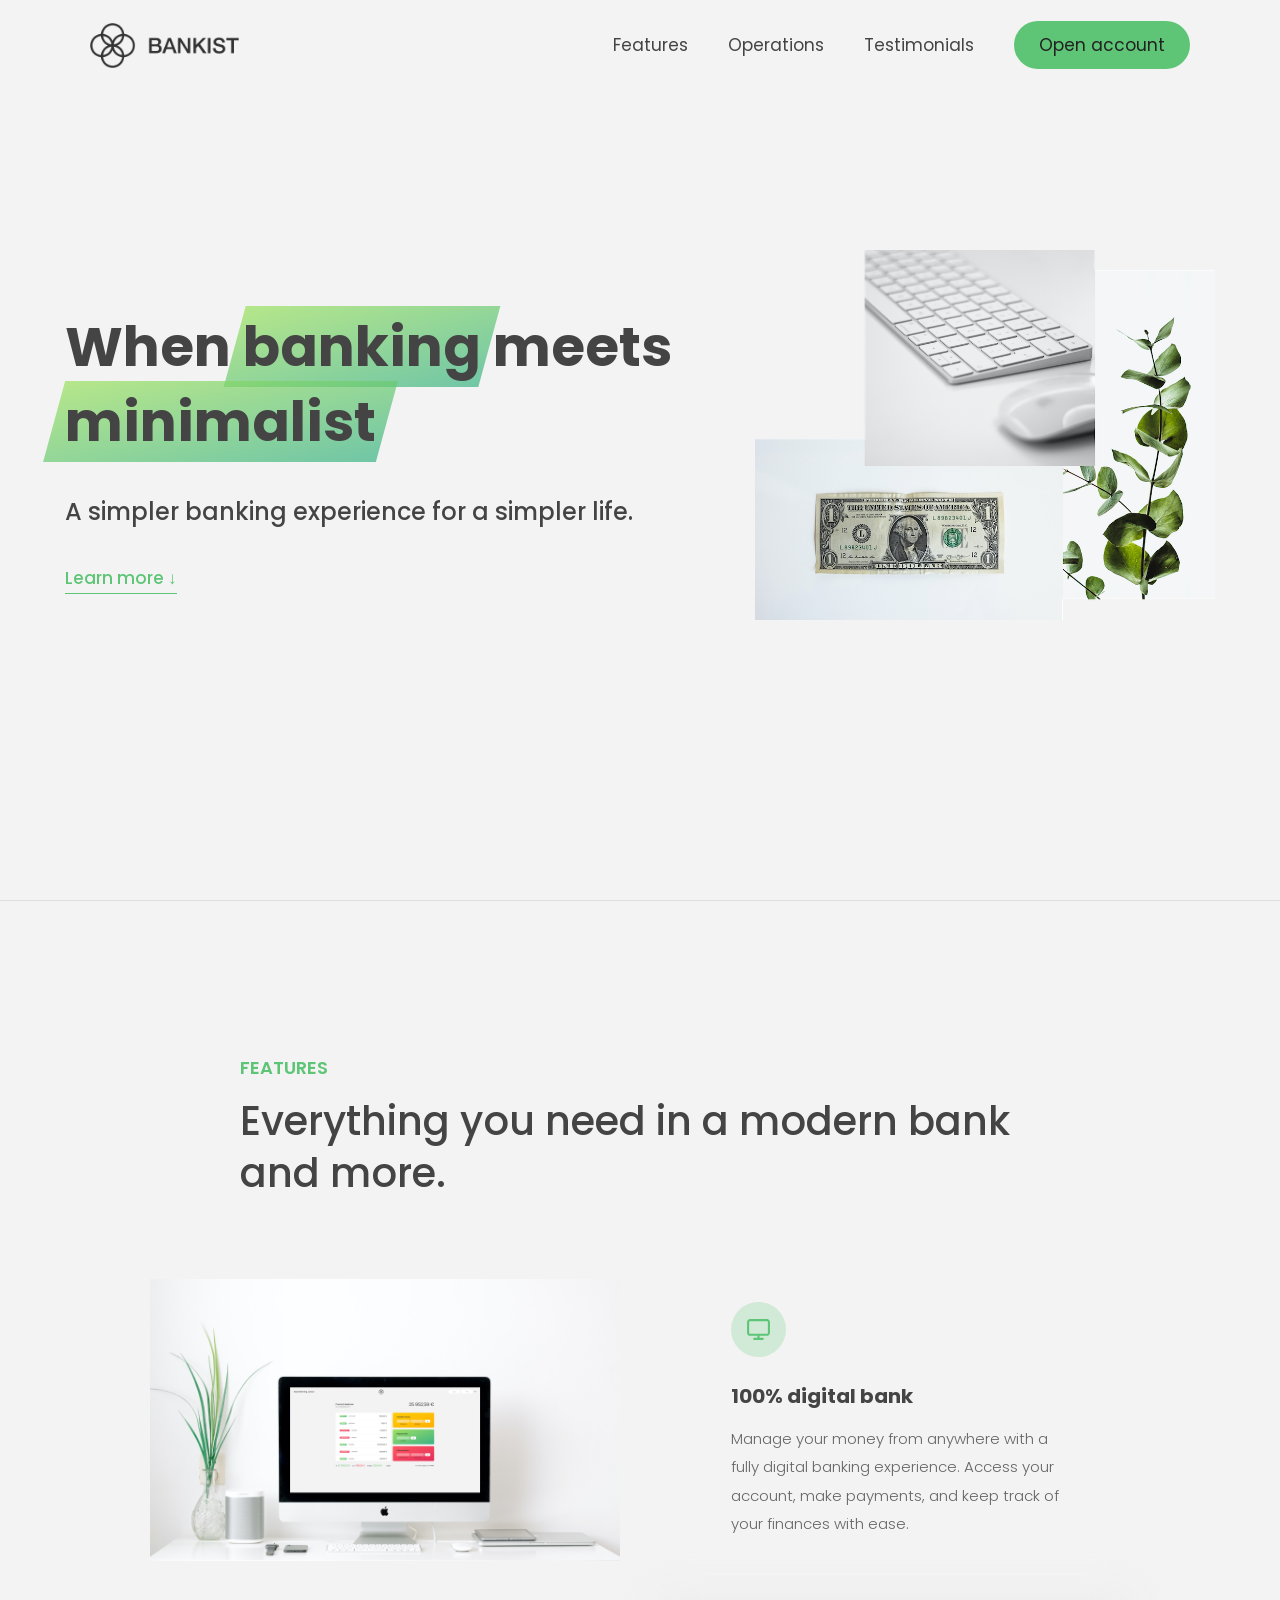
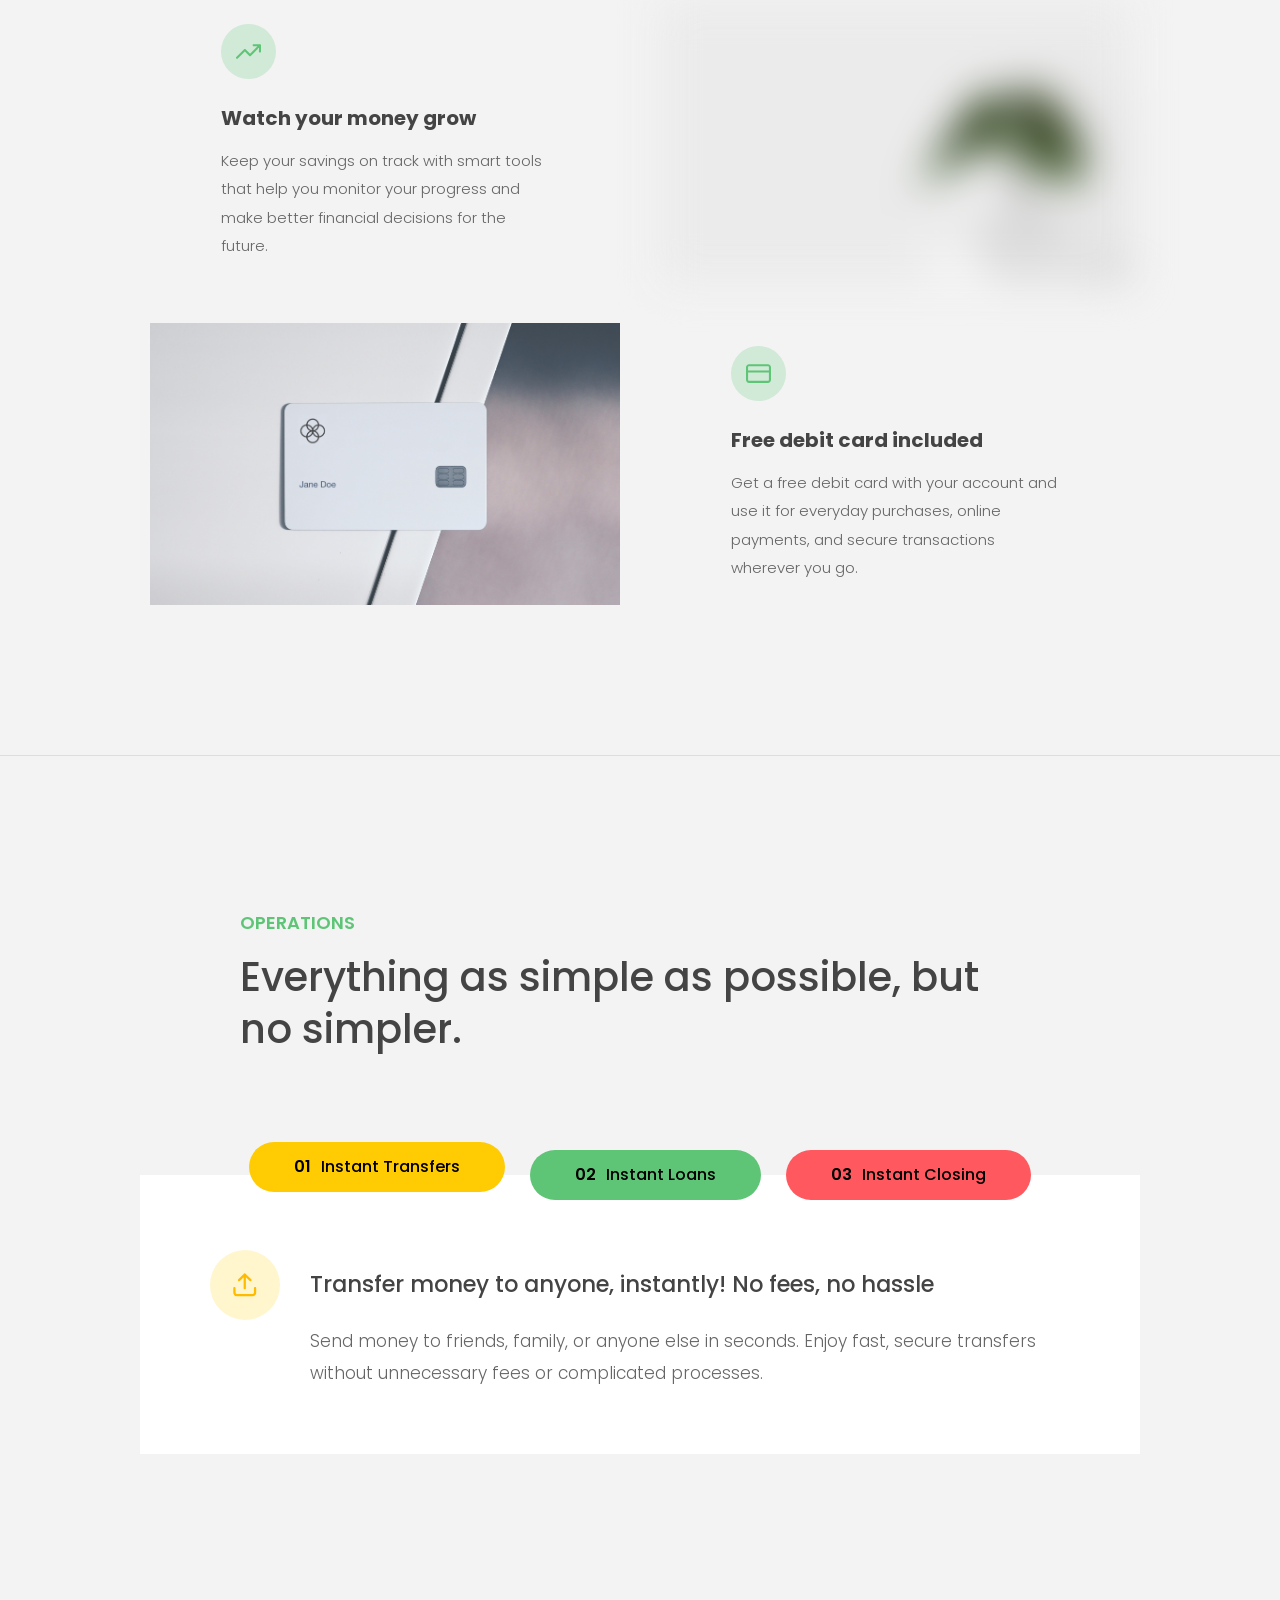
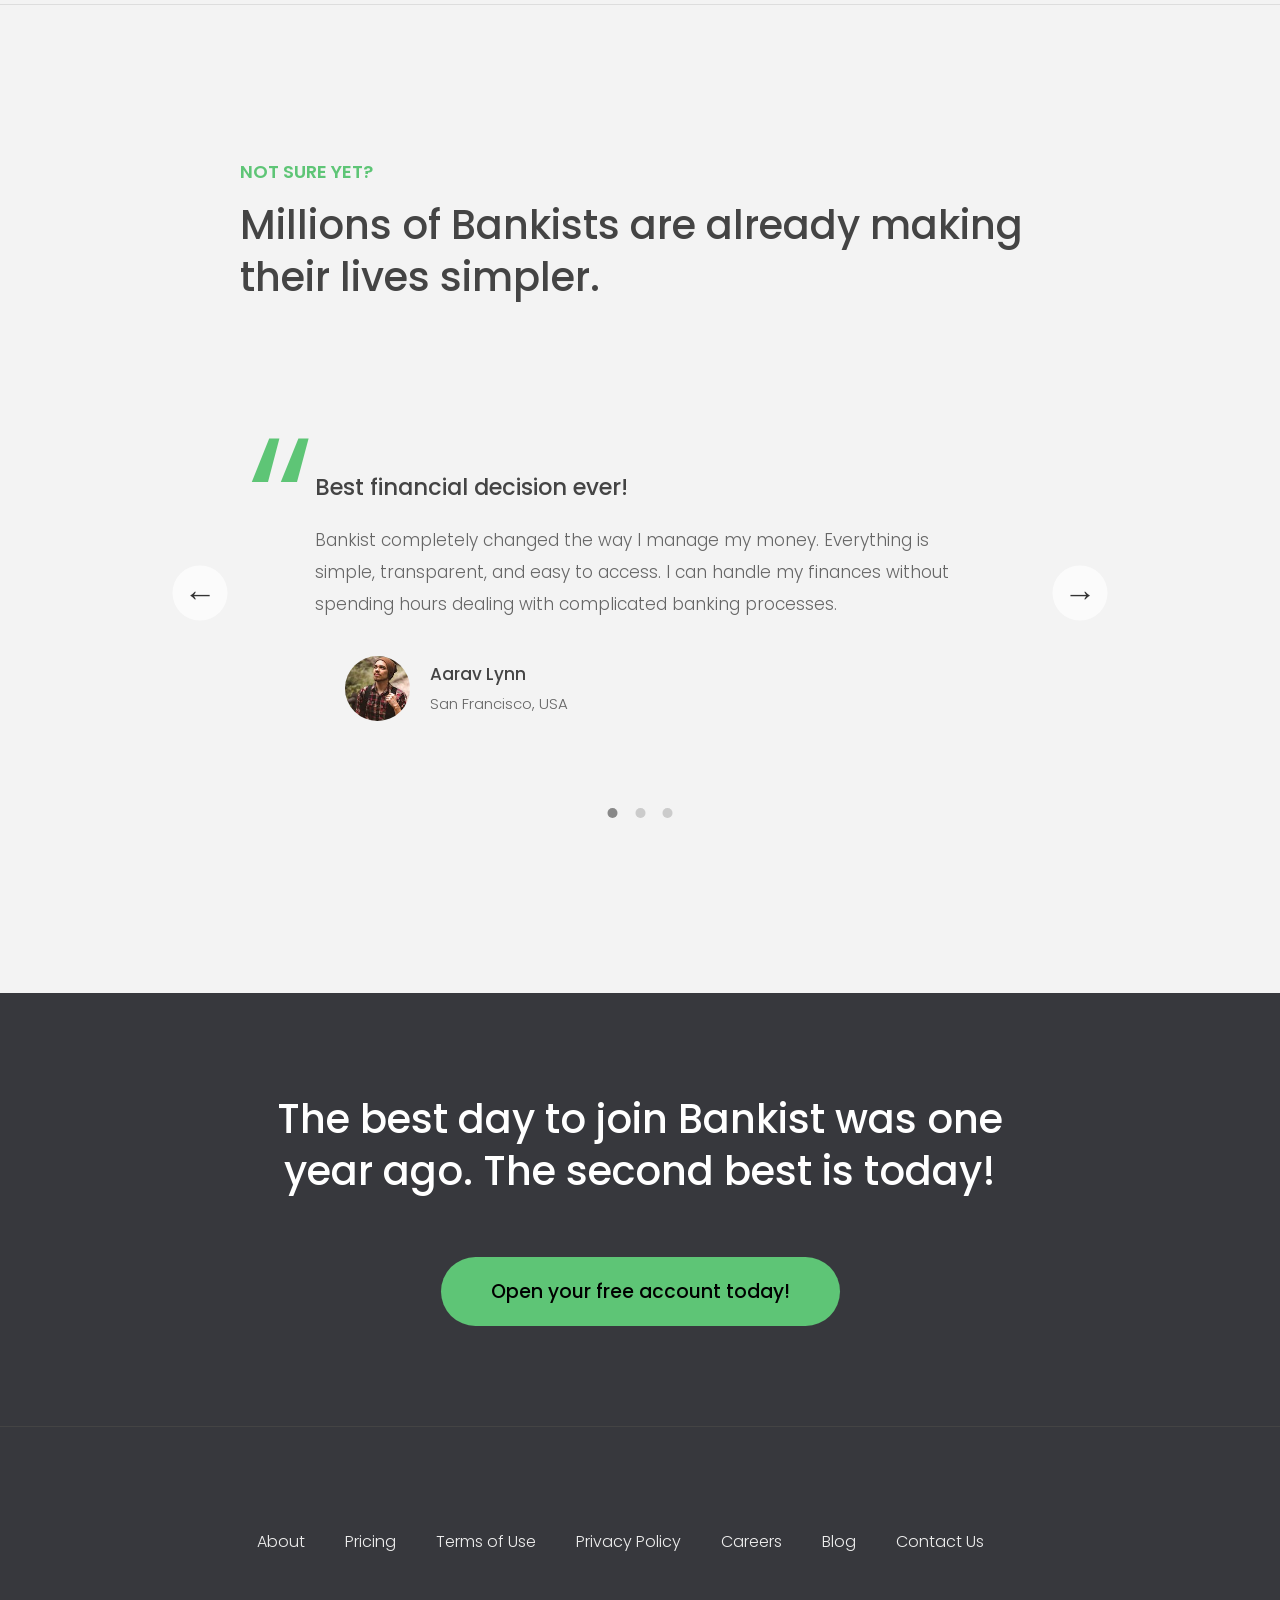
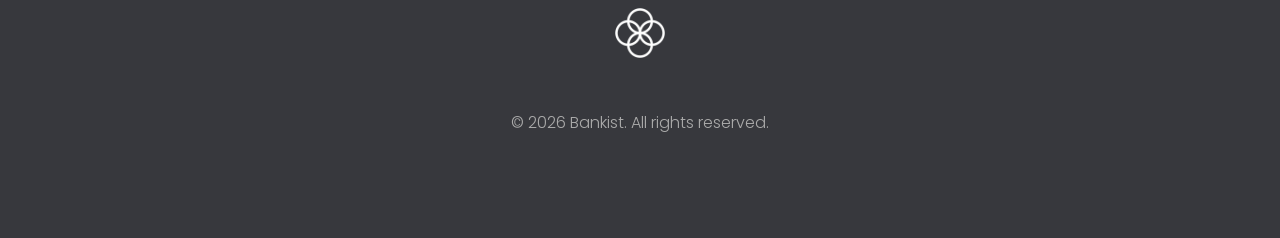
<file: bankist/index.html>
<!doctype html>
<html lang="en">
  <head>
    <meta charset="UTF-8" />
    <meta name="viewport" content="width=device-width, initial-scale=1.0" />
    <meta http-equiv="X-UA-Compatible" content="ie=edge" />
    <link rel="shortcut icon" type="image/png" href="img/icon.png" />

    <link
      href="https://fonts.googleapis.com/css?family=Poppins:300,400,500,600&display=swap"
      rel="stylesheet"
    />
    <link rel="stylesheet" href="style.css" />
    <title>Bankist | When Banking meets Minimalist</title>

    <script defer src="script.js"></script>
  </head>
  <body>
    <header class="header">
      <nav class="nav">
        <img
          src="img/logo.png"
          alt="Bankist logo"
          class="nav__logo"
          id="logo"
          designer="Saied"
          data-version-number="6.0"
        />
        <ul class="nav__links">
          <li class="nav__item">
            <a class="nav__link" href="#section--1">Features</a>
          </li>
          <li class="nav__item">
            <a class="nav__link" href="#section--2">Operations</a>
          </li>
          <li class="nav__item">
            <a class="nav__link" href="#section--3">Testimonials</a>
          </li>
          <li class="nav__item">
            <a class="nav__link nav__link--btn btn--show-modal" href="#"
              >Open account</a
            >
          </li>
        </ul>
      </nav>

      <div class="header__title">
        <h1>
          When
          <!-- Green highlight effect -->
          <span class="highlight">banking</span>
          meets<br />
          <span class="highlight">minimalist</span>
        </h1>
        <h4>A simpler banking experience for a simpler life.</h4>
        <button class="btn--text btn--scroll-to">Learn more &DownArrow;</button>
        <img
          src="img/hero.png"
          class="header__img"
          alt="Minimalist bank items"
        />
      </div>
    </header>

    <section class="section" id="section--1">
      <div class="section__title">
        <h2 class="section__description">Features</h2>
        <h3 class="section__header">
          Everything you need in a modern bank and more.
        </h3>
      </div>

      <div class="features">
        <img
          src="img/digital-lazy.jpg"
          data-src="img/digital.jpg"
          alt="Computer"
          class="features__img lazy-img"
        />
        <div class="features__feature">
          <div class="features__icon">
            <svg>
              <use xlink:href="img/icons.svg#icon-monitor"></use>
            </svg>
          </div>
          <h5 class="features__header">100% digital bank</h5>
          <p>
            Manage your money from anywhere with a fully digital banking
            experience. Access your account, make payments, and keep track of
            your finances with ease.
          </p>
        </div>

        <div class="features__feature">
          <div class="features__icon">
            <svg>
              <use xlink:href="img/icons.svg#icon-trending-up"></use>
            </svg>
          </div>
          <h5 class="features__header">Watch your money grow</h5>
          <p>
            Keep your savings on track with smart tools that help you monitor
            your progress and make better financial decisions for the future.
          </p>
        </div>
        <img
          src="img/grow-lazy.jpg"
          data-src="img/grow.jpg"
          alt="Plant"
          class="features__img lazy-img"
        />

        <img
          src="img/card-lazy.jpg"
          data-src="img/card.jpg"
          alt="Credit card"
          class="features__img lazy-img"
        />
        <div class="features__feature">
          <div class="features__icon">
            <svg>
              <use xlink:href="img/icons.svg#icon-credit-card"></use>
            </svg>
          </div>
          <h5 class="features__header">Free debit card included</h5>
          <p>
            Get a free debit card with your account and use it for everyday
            purchases, online payments, and secure transactions wherever you go.
          </p>
        </div>
      </div>
    </section>

    <section class="section" id="section--2">
      <div class="section__title">
        <h2 class="section__description">Operations</h2>
        <h3 class="section__header">
          Everything as simple as possible, but no simpler.
        </h3>
      </div>

      <div class="operations">
        <div class="operations__tab-container">
          <button
            class="btn operations__tab operations__tab--1 operations__tab--active"
            data-tab="1"
          >
            <span>01</span>Instant Transfers
          </button>
          <button class="btn operations__tab operations__tab--2" data-tab="2">
            <span>02</span>Instant Loans
          </button>
          <button class="btn operations__tab operations__tab--3" data-tab="3">
            <span>03</span>Instant Closing
          </button>
        </div>
        <div
          class="operations__content operations__content--1 operations__content--active"
        >
          <div class="operations__icon operations__icon--1">
            <svg>
              <use xlink:href="img/icons.svg#icon-upload"></use>
            </svg>
          </div>
          <h5 class="operations__header">
            Transfer money to anyone, instantly! No fees, no hassle
          </h5>
          <p>
            Send money to friends, family, or anyone else in seconds. Enjoy
            fast, secure transfers without unnecessary fees or complicated
            processes.
          </p>
        </div>

        <div class="operations__content operations__content--2">
          <div class="operations__icon operations__icon--2">
            <svg>
              <use xlink:href="img/icons.svg#icon-home"></use>
            </svg>
          </div>
          <h5 class="operations__header">
            Buy a home or make your dreams come true, with instant loans.
          </h5>
          <p>
            Need extra money for a new home, an important purchase, or a
            personal goal? Apply for a loan quickly and get a simple,
            transparent experience from start to finish.
          </p>
        </div>
        <div class="operations__content operations__content--3">
          <div class="operations__icon operations__icon--3">
            <svg>
              <use xlink:href="img/icons.svg#icon-user-x"></use>
            </svg>
          </div>
          <h5 class="operations__header">
            No longer need your account? No problem! Close it instantly.
          </h5>
          <p>
            If Bankist is no longer right for you, you can close your account
            quickly and easily. No unnecessary paperwork, no complicated
            process.
          </p>
        </div>
      </div>
    </section>

    <section class="section" id="section--3">
      <div class="section__title section__title--testimonials">
        <h2 class="section__description">Not sure yet?</h2>
        <h3 class="section__header">
          Millions of Bankists are already making their lives simpler.
        </h3>
      </div>

      <div class="slider">
        <div class="slide slide--1">
          <div class="testimonial">
            <h5 class="testimonial__header">Best financial decision ever!</h5>
            <blockquote class="testimonial__text">
              Bankist completely changed the way I manage my money. Everything
              is simple, transparent, and easy to access. I can handle my
              finances without spending hours dealing with complicated banking
              processes.
            </blockquote>
            <address class="testimonial__author">
              <img src="img/user-1.jpg" alt="" class="testimonial__photo" />
              <h6 class="testimonial__name">Aarav Lynn</h6>
              <p class="testimonial__location">San Francisco, USA</p>
            </address>
          </div>
        </div>

        <div class="slide slide--2">
          <div class="testimonial">
            <h5 class="testimonial__header">
              The last step to becoming a complete minimalist
            </h5>
            <blockquote class="testimonial__text">
              Switching to Bankist was one of the best financial decisions I
              have made. The entire experience feels modern and effortless, from
              opening my account to managing my everyday transactions.
            </blockquote>
            <address class="testimonial__author">
              <img src="img/user-2.jpg" alt="" class="testimonial__photo" />
              <h6 class="testimonial__name">Miyah Miles</h6>
              <p class="testimonial__location">London, UK</p>
            </address>
          </div>
        </div>

        <div class="slide slide--3">
          <div class="testimonial">
            <h5 class="testimonial__header">
              Finally free from old-school banks
            </h5>
            <blockquote class="testimonial__text">
              I finally feel free from the complicated processes of traditional
              banks. Bankist gives me everything I need in one place, with a
              clean interface and tools that make managing my money much easier.
            </blockquote>
            <address class="testimonial__author">
              <img src="img/user-3.jpg" alt="" class="testimonial__photo" />
              <h6 class="testimonial__name">Francisco Gomes</h6>
              <p class="testimonial__location">Lisbon, Portugal</p>
            </address>
          </div>
        </div>

        <!-- <div class="slide"><img src="img/img-1.jpg" alt="Photo 1" /></div>
        <div class="slide"><img src="img/img-2.jpg" alt="Photo 2" /></div>
        <div class="slide"><img src="img/img-3.jpg" alt="Photo 3" /></div>
        <div class="slide"><img src="img/img-4.jpg" alt="Photo 4" /></div> -->
        <button class="slider__btn slider__btn--left">&larr;</button>
        <button class="slider__btn slider__btn--right">&rarr;</button>
        <div class="dots"></div>
      </div>
    </section>

    <section class="section section--sign-up">
      <div class="section__title">
        <h3 class="section__header">
          The best day to join Bankist was one year ago. The second best is
          today!
        </h3>
      </div>
      <button class="btn btn--show-modal">Open your free account today!</button>
    </section>

    <footer class="footer">
      <ul class="footer__nav">
        <li class="footer__item">
          <a class="footer__link" href="#">About</a>
        </li>
        <li class="footer__item">
          <a class="footer__link" href="#">Pricing</a>
        </li>
        <li class="footer__item">
          <a class="footer__link" href="#">Terms of Use</a>
        </li>
        <li class="footer__item">
          <a class="footer__link" href="#">Privacy Policy</a>
        </li>
        <li class="footer__item">
          <a class="footer__link" href="#">Careers</a>
        </li>
        <li class="footer__item">
          <a class="footer__link" href="#">Blog</a>
        </li>
        <li class="footer__item">
          <a class="footer__link" href="#">Contact Us</a>
        </li>
      </ul>
      <img src="img/icon.png" alt="Logo" class="footer__logo" />
      <p class="footer__copyright">© 2026 Bankist. All rights reserved.</p>
    </footer>

    <div class="modal hidden">
      <button class="btn--close-modal">&times;</button>
      <h2 class="modal__header">
        Open your bank account <br />
        in just <span class="highlight">5 minutes</span>
      </h2>
      <form class="modal__form">
        <label>First Name</label>
        <input type="text" />
        <label>Last Name</label>
        <input type="text" />
        <label>Email Address</label>
        <input type="email" />
        <button class="btn">Next step &rarr;</button>
      </form>
    </div>
    <div class="overlay hidden"></div>

    <!-- <script src="script.js"></script> -->
  </body>
</html>
</file>
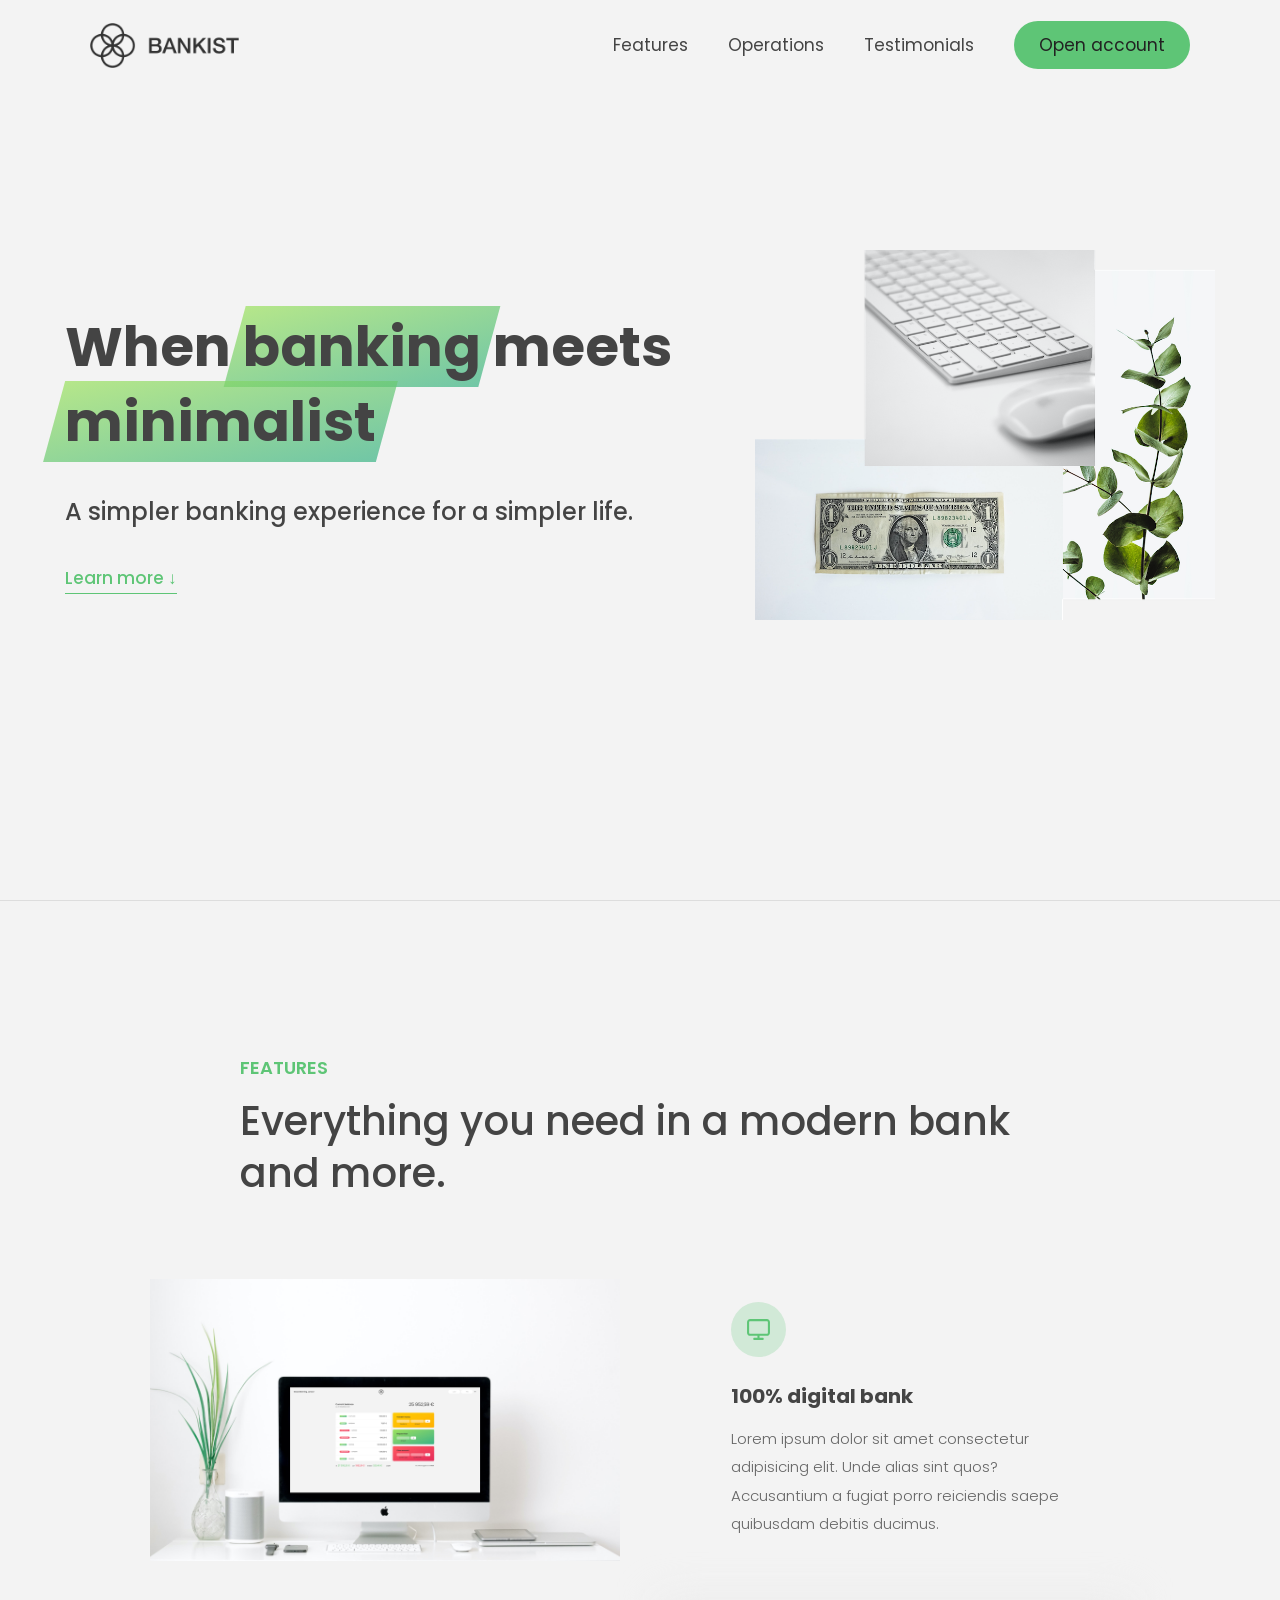
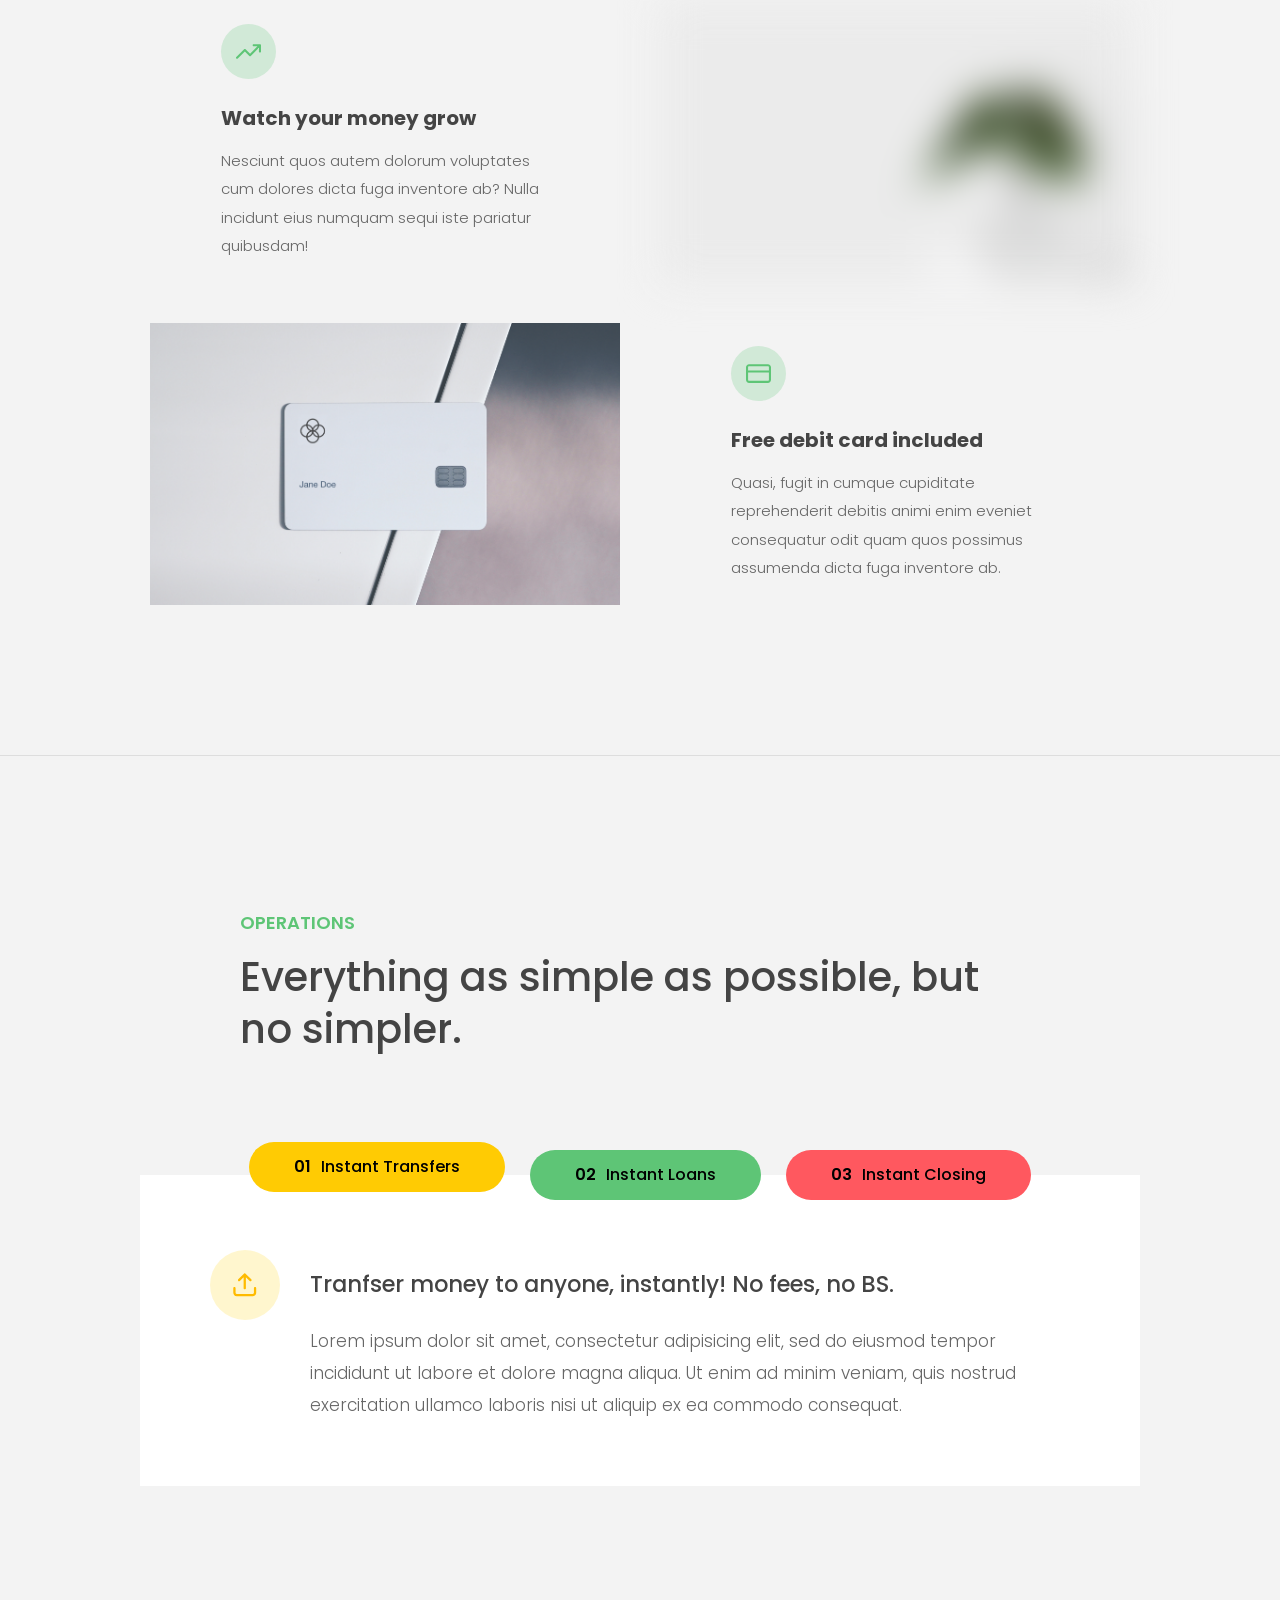
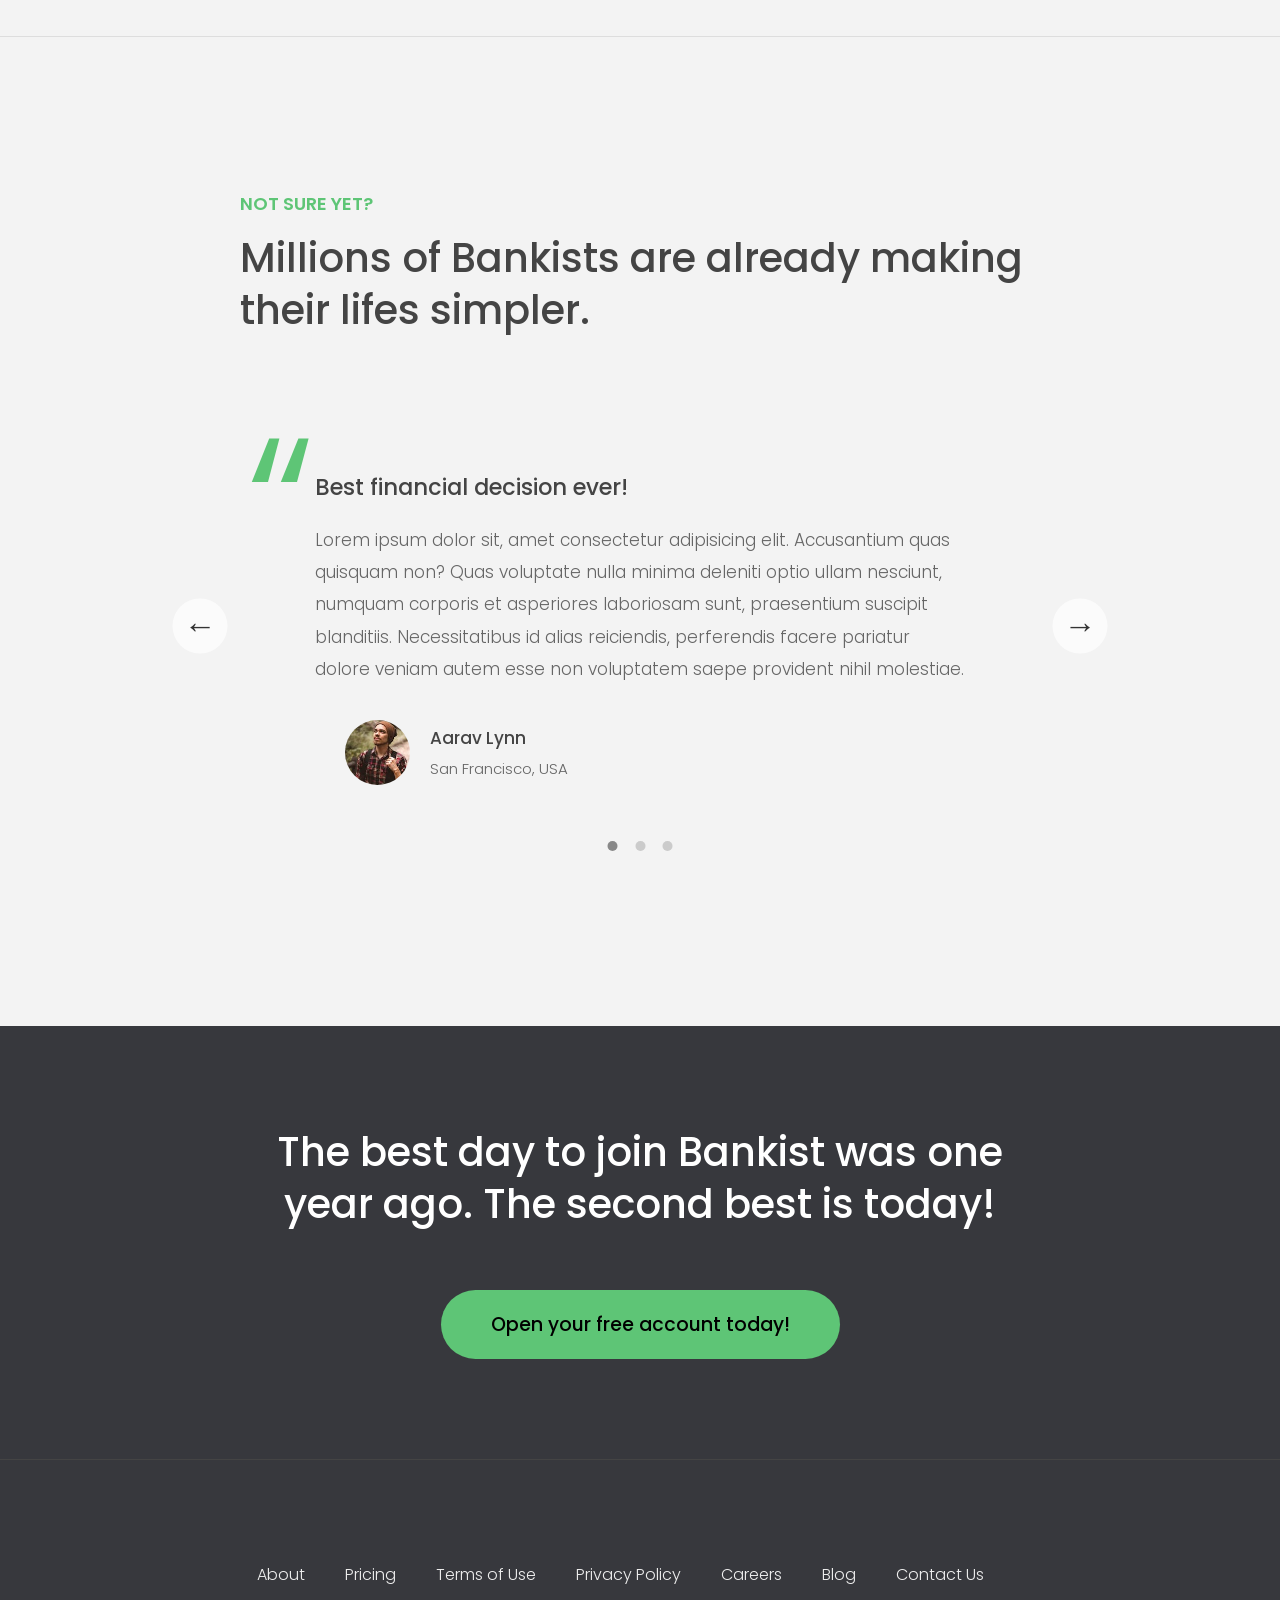
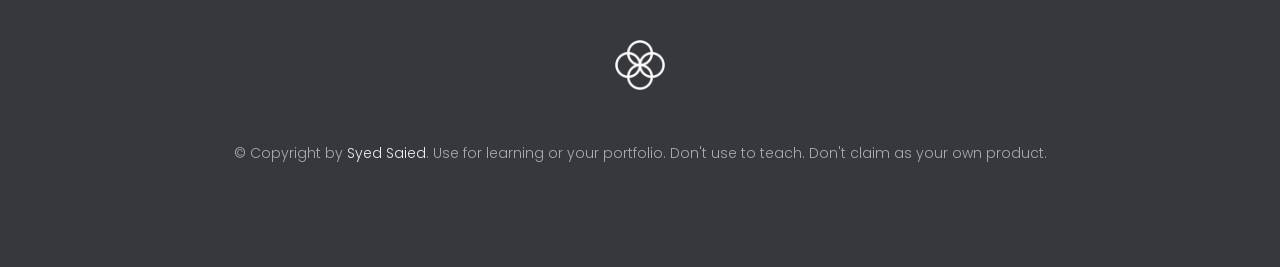
<file: starter/index.html>
<!doctype html>
<html lang="en">
  <head>
    <meta charset="UTF-8" />
    <meta name="viewport" content="width=device-width, initial-scale=1.0" />
    <meta http-equiv="X-UA-Compatible" content="ie=edge" />
    <link rel="shortcut icon" type="image/png" href="img/icon.png" />

    <link
      href="https://fonts.googleapis.com/css?family=Poppins:300,400,500,600&display=swap"
      rel="stylesheet"
    />
    <link rel="stylesheet" href="style.css" />
    <title>Bankist | When Banking meets Minimalist</title>

    <script defer src="script.js"></script>
  </head>
  <body>
    <header class="header">
      <nav class="nav">
        <img
          src="img/logo.png"
          alt="Bankist logo"
          class="nav__logo"
          id="logo"
          designer="Saied"
          data-version-number="6.0"
        />
        <ul class="nav__links">
          <li class="nav__item">
            <a class="nav__link" href="#section--1">Features</a>
          </li>
          <li class="nav__item">
            <a class="nav__link" href="#section--2">Operations</a>
          </li>
          <li class="nav__item">
            <a class="nav__link" href="#section--3">Testimonials</a>
          </li>
          <li class="nav__item">
            <a class="nav__link nav__link--btn btn--show-modal" href="#"
              >Open account</a
            >
          </li>
        </ul>
      </nav>

      <div class="header__title">
        <h1>
          When
          <!-- Green highlight effect -->
          <span class="highlight">banking</span>
          meets<br />
          <span class="highlight">minimalist</span>
        </h1>
        <h4>A simpler banking experience for a simpler life.</h4>
        <button class="btn--text btn--scroll-to">Learn more &DownArrow;</button>
        <img
          src="img/hero.png"
          class="header__img"
          alt="Minimalist bank items"
        />
      </div>
    </header>

    <section class="section" id="section--1">
      <div class="section__title">
        <h2 class="section__description">Features</h2>
        <h3 class="section__header">
          Everything you need in a modern bank and more.
        </h3>
      </div>

      <div class="features">
        <img
          src="img/digital-lazy.jpg"
          data-src="img/digital.jpg"
          alt="Computer"
          class="features__img lazy-img"
        />
        <div class="features__feature">
          <div class="features__icon">
            <svg>
              <use xlink:href="img/icons.svg#icon-monitor"></use>
            </svg>
          </div>
          <h5 class="features__header">100% digital bank</h5>
          <p>
            Lorem ipsum dolor sit amet consectetur adipisicing elit. Unde alias
            sint quos? Accusantium a fugiat porro reiciendis saepe quibusdam
            debitis ducimus.
          </p>
        </div>

        <div class="features__feature">
          <div class="features__icon">
            <svg>
              <use xlink:href="img/icons.svg#icon-trending-up"></use>
            </svg>
          </div>
          <h5 class="features__header">Watch your money grow</h5>
          <p>
            Nesciunt quos autem dolorum voluptates cum dolores dicta fuga
            inventore ab? Nulla incidunt eius numquam sequi iste pariatur
            quibusdam!
          </p>
        </div>
        <img
          src="img/grow-lazy.jpg"
          data-src="img/grow.jpg"
          alt="Plant"
          class="features__img lazy-img"
        />

        <img
          src="img/card-lazy.jpg"
          data-src="img/card.jpg"
          alt="Credit card"
          class="features__img lazy-img"
        />
        <div class="features__feature">
          <div class="features__icon">
            <svg>
              <use xlink:href="img/icons.svg#icon-credit-card"></use>
            </svg>
          </div>
          <h5 class="features__header">Free debit card included</h5>
          <p>
            Quasi, fugit in cumque cupiditate reprehenderit debitis animi enim
            eveniet consequatur odit quam quos possimus assumenda dicta fuga
            inventore ab.
          </p>
        </div>
      </div>
    </section>

    <section class="section" id="section--2">
      <div class="section__title">
        <h2 class="section__description">Operations</h2>
        <h3 class="section__header">
          Everything as simple as possible, but no simpler.
        </h3>
      </div>

      <div class="operations">
        <div class="operations__tab-container">
          <button
            class="btn operations__tab operations__tab--1 operations__tab--active"
            data-tab="1"
          >
            <span>01</span>Instant Transfers
          </button>
          <button class="btn operations__tab operations__tab--2" data-tab="2">
            <span>02</span>Instant Loans
          </button>
          <button class="btn operations__tab operations__tab--3" data-tab="3">
            <span>03</span>Instant Closing
          </button>
        </div>
        <div
          class="operations__content operations__content--1 operations__content--active"
        >
          <div class="operations__icon operations__icon--1">
            <svg>
              <use xlink:href="img/icons.svg#icon-upload"></use>
            </svg>
          </div>
          <h5 class="operations__header">
            Tranfser money to anyone, instantly! No fees, no BS.
          </h5>
          <p>
            Lorem ipsum dolor sit amet, consectetur adipisicing elit, sed do
            eiusmod tempor incididunt ut labore et dolore magna aliqua. Ut enim
            ad minim veniam, quis nostrud exercitation ullamco laboris nisi ut
            aliquip ex ea commodo consequat.
          </p>
        </div>

        <div class="operations__content operations__content--2">
          <div class="operations__icon operations__icon--2">
            <svg>
              <use xlink:href="img/icons.svg#icon-home"></use>
            </svg>
          </div>
          <h5 class="operations__header">
            Buy a home or make your dreams come true, with instant loans.
          </h5>
          <p>
            Duis aute irure dolor in reprehenderit in voluptate velit esse
            cillum dolore eu fugiat nulla pariatur. Excepteur sint occaecat
            cupidatat non proident, sunt in culpa qui officia deserunt mollit
            anim id est laborum.
          </p>
        </div>
        <div class="operations__content operations__content--3">
          <div class="operations__icon operations__icon--3">
            <svg>
              <use xlink:href="img/icons.svg#icon-user-x"></use>
            </svg>
          </div>
          <h5 class="operations__header">
            No longer need your account? No problem! Close it instantly.
          </h5>
          <p>
            Excepteur sint occaecat cupidatat non proident, sunt in culpa qui
            officia deserunt mollit anim id est laborum. Ut enim ad minim
            veniam, quis nostrud exercitation ullamco laboris nisi ut aliquip ex
            ea commodo consequat.
          </p>
        </div>
      </div>
    </section>

    <section class="section" id="section--3">
      <div class="section__title section__title--testimonials">
        <h2 class="section__description">Not sure yet?</h2>
        <h3 class="section__header">
          Millions of Bankists are already making their lifes simpler.
        </h3>
      </div>

      <div class="slider">
        <div class="slide slide--1">
          <div class="testimonial">
            <h5 class="testimonial__header">Best financial decision ever!</h5>
            <blockquote class="testimonial__text">
              Lorem ipsum dolor sit, amet consectetur adipisicing elit.
              Accusantium quas quisquam non? Quas voluptate nulla minima
              deleniti optio ullam nesciunt, numquam corporis et asperiores
              laboriosam sunt, praesentium suscipit blanditiis. Necessitatibus
              id alias reiciendis, perferendis facere pariatur dolore veniam
              autem esse non voluptatem saepe provident nihil molestiae.
            </blockquote>
            <address class="testimonial__author">
              <img src="img/user-1.jpg" alt="" class="testimonial__photo" />
              <h6 class="testimonial__name">Aarav Lynn</h6>
              <p class="testimonial__location">San Francisco, USA</p>
            </address>
          </div>
        </div>

        <div class="slide slide--2">
          <div class="testimonial">
            <h5 class="testimonial__header">
              The last step to becoming a complete minimalist
            </h5>
            <blockquote class="testimonial__text">
              Quisquam itaque deserunt ullam, quia ea repellendus provident,
              ducimus neque ipsam modi voluptatibus doloremque, corrupti
              laborum. Incidunt numquam perferendis veritatis neque repellendus.
              Lorem, ipsum dolor sit amet consectetur adipisicing elit. Illo
              deserunt exercitationem deleniti.
            </blockquote>
            <address class="testimonial__author">
              <img src="img/user-2.jpg" alt="" class="testimonial__photo" />
              <h6 class="testimonial__name">Miyah Miles</h6>
              <p class="testimonial__location">London, UK</p>
            </address>
          </div>
        </div>

        <div class="slide slide--3">
          <div class="testimonial">
            <h5 class="testimonial__header">
              Finally free from old-school banks
            </h5>
            <blockquote class="testimonial__text">
              Debitis, nihil sit minus suscipit magni aperiam vel tenetur
              incidunt commodi architecto numquam omnis nulla autem,
              necessitatibus blanditiis modi similique quidem. Odio aliquam
              culpa dicta beatae quod maiores ipsa minus consequatur error sunt,
              deleniti saepe aliquid quos inventore sequi. Necessitatibus id
              alias reiciendis, perferendis facere.
            </blockquote>
            <address class="testimonial__author">
              <img src="img/user-3.jpg" alt="" class="testimonial__photo" />
              <h6 class="testimonial__name">Francisco Gomes</h6>
              <p class="testimonial__location">Lisbon, Portugal</p>
            </address>
          </div>
        </div>

        <!-- <div class="slide"><img src="img/img-1.jpg" alt="Photo 1" /></div>
        <div class="slide"><img src="img/img-2.jpg" alt="Photo 2" /></div>
        <div class="slide"><img src="img/img-3.jpg" alt="Photo 3" /></div>
        <div class="slide"><img src="img/img-4.jpg" alt="Photo 4" /></div> -->
        <button class="slider__btn slider__btn--left">&larr;</button>
        <button class="slider__btn slider__btn--right">&rarr;</button>
        <div class="dots"></div>
      </div>
    </section>

    <section class="section section--sign-up">
      <div class="section__title">
        <h3 class="section__header">
          The best day to join Bankist was one year ago. The second best is
          today!
        </h3>
      </div>
      <button class="btn btn--show-modal">Open your free account today!</button>
    </section>

    <footer class="footer">
      <ul class="footer__nav">
        <li class="footer__item">
          <a class="footer__link" href="#">About</a>
        </li>
        <li class="footer__item">
          <a class="footer__link" href="#">Pricing</a>
        </li>
        <li class="footer__item">
          <a class="footer__link" href="#">Terms of Use</a>
        </li>
        <li class="footer__item">
          <a class="footer__link" href="#">Privacy Policy</a>
        </li>
        <li class="footer__item">
          <a class="footer__link" href="#">Careers</a>
        </li>
        <li class="footer__item">
          <a class="footer__link" href="#">Blog</a>
        </li>
        <li class="footer__item">
          <a class="footer__link" href="#">Contact Us</a>
        </li>
      </ul>
      <img src="img/icon.png" alt="Logo" class="footer__logo" />
      <p class="footer__copyright">
        &copy; Copyright by
        <a
          class="footer__link twitter-link"
          target="_blank"
          href="https://x.com/saied_syed26"
          >Syed Saied</a
        >. Use for learning or your portfolio. Don't use to teach. Don't claim
        as your own product.
      </p>
    </footer>

    <div class="modal hidden">
      <button class="btn--close-modal">&times;</button>
      <h2 class="modal__header">
        Open your bank account <br />
        in just <span class="highlight">5 minutes</span>
      </h2>
      <form class="modal__form">
        <label>First Name</label>
        <input type="text" />
        <label>Last Name</label>
        <input type="text" />
        <label>Email Address</label>
        <input type="email" />
        <button class="btn">Next step &rarr;</button>
      </form>
    </div>
    <div class="overlay hidden"></div>

    <!-- <script src="script.js"></script> -->
  </body>
</html>
</file>
<file: bankist/style.css>
:root {
  --color-primary: #5ec576;
  --color-secondary: #ffcb03;
  --color-tertiary: #ff585f;
  --color-primary-darker: #4bbb7d;
  --color-secondary-darker: #ffbb00;
  --color-tertiary-darker: #fd424b;
  --color-primary-opacity: #5ec5763a;
  --color-secondary-opacity: #ffcd0331;
  --color-tertiary-opacity: #ff58602d;
  --gradient-primary: linear-gradient(to top left, #39b385, #9be15d);
  --gradient-secondary: linear-gradient(to top left, #ffb003, #ffcb03);
}

* {
  margin: 0;
  padding: 0;
  box-sizing: inherit;
}

html {
  font-size: 62.5%;
  box-sizing: border-box;
}

body {
  font-family: "Poppins", sans-serif;
  font-weight: 300;
  color: #444;
  line-height: 1.9;
  background-color: #f3f3f3;
}

/* GENERAL ELEMENTS */
.section {
  padding: 15rem 3rem;
  border-top: 1px solid #ddd;

  transition:
    transform 1s,
    opacity 1s;
}

.section--hidden {
  opacity: 0;
  transform: translateY(8rem);
}

.section__title {
  max-width: 80rem;
  margin: 0 auto 8rem auto;
}

.section__description {
  font-size: 1.8rem;
  font-weight: 600;
  text-transform: uppercase;
  color: var(--color-primary);
  margin-bottom: 1rem;
}

.section__header {
  font-size: 4rem;
  line-height: 1.3;
  font-weight: 500;
}

.btn {
  display: inline-block;
  background-color: var(--color-primary);
  font-size: 1.6rem;
  font-family: inherit;
  font-weight: 500;
  border: none;
  padding: 1.25rem 4.5rem;
  border-radius: 10rem;
  cursor: pointer;
  transition: all 0.3s;
}

.btn:hover {
  background-color: var(--color-primary-darker);
}

.btn--text {
  display: inline-block;
  background: none;
  font-size: 1.7rem;
  font-family: inherit;
  font-weight: 500;
  color: var(--color-primary);
  border: none;
  border-bottom: 1px solid currentColor;
  padding-bottom: 2px;
  cursor: pointer;
  transition: all 0.3s;
}

p {
  color: #666;
}

/* This is BAD for accessibility! Don't do in the real world! */
button:focus {
  outline: none;
}

img {
  transition: filter 0.5s;
}

.lazy-img {
  filter: blur(20px);
}

/* NAVIGATION */
.nav {
  display: flex;
  justify-content: space-between;
  align-items: center;
  height: 9rem;
  width: 100%;
  padding: 0 6rem;
  z-index: 100;
}

/* nav and stickly class at the same time */
.nav.sticky {
  position: fixed;
  background-color: rgba(255, 255, 255, 0.95);
}

.nav__logo {
  height: 4.5rem;
  transition: all 0.3s;
}

.nav__links {
  display: flex;
  align-items: center;
  list-style: none;
}

.nav__item {
  margin-left: 4rem;
}

.nav__link:link,
.nav__link:visited {
  font-size: 1.7rem;
  font-weight: 400;
  color: inherit;
  text-decoration: none;
  display: block;
  transition: all 0.3s;
}

.nav__link--btn:link,
.nav__link--btn:visited {
  padding: 0.8rem 2.5rem;
  border-radius: 3rem;
  background-color: var(--color-primary);
  color: #222;
}

.nav__link--btn:hover,
.nav__link--btn:active {
  color: inherit;
  background-color: var(--color-primary-darker);
  color: #333;
}

/* HEADER */
.header {
  padding: 0 3rem;
  height: 100vh;
  display: flex;
  flex-direction: column;
  align-items: center;
}

.header__title {
  flex: 1;

  max-width: 115rem;
  display: grid;
  grid-template-columns: 3fr 2fr;
  row-gap: 3rem;
  align-content: center;
  justify-content: center;

  align-items: start;
  justify-items: start;
}

h1 {
  font-size: 5.5rem;
  line-height: 1.35;
}

h4 {
  font-size: 2.4rem;
  font-weight: 500;
}

.header__img {
  width: 100%;
  grid-column: 2 / 3;
  grid-row: 1 / span 4;
  transform: translateY(-6rem);
}

.highlight {
  position: relative;
}

.highlight::after {
  display: block;
  content: "";
  position: absolute;
  bottom: 0;
  left: 0;
  height: 100%;
  width: 100%;
  z-index: -1;
  opacity: 0.7;
  transform: scale(1.07, 1.05) skewX(-15deg);
  background-image: var(--gradient-primary);
}

/* FEATURES */
.features {
  display: grid;
  grid-template-columns: 1fr 1fr;
  gap: 4rem;
  margin: 0 12rem;
}

.features__img {
  width: 100%;
}

.features__feature {
  align-self: center;
  justify-self: center;
  width: 70%;
  font-size: 1.5rem;
}

.features__icon {
  display: flex;
  align-items: center;
  justify-content: center;
  background-color: var(--color-primary-opacity);
  height: 5.5rem;
  width: 5.5rem;
  border-radius: 50%;
  margin-bottom: 2rem;
}

.features__icon svg {
  height: 2.5rem;
  width: 2.5rem;
  fill: var(--color-primary);
}

.features__header {
  font-size: 2rem;
  margin-bottom: 1rem;
}

/* OPERATIONS */
.operations {
  max-width: 100rem;
  margin: 12rem auto 0 auto;

  background-color: #fff;
}

.operations__tab-container {
  display: flex;
  justify-content: center;
}

.operations__tab {
  margin-right: 2.5rem;
  transform: translateY(-50%);
}

.operations__tab span {
  margin-right: 1rem;
  font-weight: 600;
  display: inline-block;
}

.operations__tab--1 {
  background-color: var(--color-secondary);
}

.operations__tab--1:hover {
  background-color: var(--color-secondary-darker);
}

.operations__tab--3 {
  background-color: var(--color-tertiary);
  margin: 0;
}

.operations__tab--3:hover {
  background-color: var(--color-tertiary-darker);
}

.operations__tab--active {
  transform: translateY(-66%);
}

.operations__content {
  display: none;

  /* JUST PRESENTATIONAL */
  font-size: 1.7rem;
  padding: 2.5rem 7rem 6.5rem 7rem;
}

.operations__content--active {
  display: grid;
  grid-template-columns: 7rem 1fr;
  column-gap: 3rem;
  row-gap: 0.5rem;
}

.operations__header {
  font-size: 2.25rem;
  font-weight: 500;
  align-self: center;
}

.operations__icon {
  display: flex;
  align-items: center;
  justify-content: center;
  height: 7rem;
  width: 7rem;
  border-radius: 50%;
}

.operations__icon svg {
  height: 2.75rem;
  width: 2.75rem;
}

.operations__content p {
  grid-column: 2;
}

.operations__icon--1 {
  background-color: var(--color-secondary-opacity);
}
.operations__icon--2 {
  background-color: var(--color-primary-opacity);
}
.operations__icon--3 {
  background-color: var(--color-tertiary-opacity);
}
.operations__icon--1 svg {
  fill: var(--color-secondary-darker);
}
.operations__icon--2 svg {
  fill: var(--color-primary);
}
.operations__icon--3 svg {
  fill: var(--color-tertiary);
}

/* SLIDER */
.slider {
  max-width: 100rem;
  height: 50rem;
  margin: 0 auto;
  position: relative;

  /* IN THE END */
  overflow: hidden;
}

.slide {
  position: absolute;
  top: 0;
  width: 100%;
  height: 50rem;

  display: flex;
  align-items: center;
  justify-content: center;

  /* THIS creates the animation! */
  transition: transform 1s;
}

.slide > img {
  /* Only for images that have different size than slide */
  width: 100%;
  height: 100%;
  object-fit: cover;
}

.slider__btn {
  position: absolute;
  top: 50%;
  z-index: 10;

  border: none;
  background: rgba(255, 255, 255, 0.7);
  font-family: inherit;
  color: #333;
  border-radius: 50%;
  height: 5.5rem;
  width: 5.5rem;
  font-size: 3.25rem;
  cursor: pointer;
}

.slider__btn--left {
  left: 6%;
  transform: translate(-50%, -50%);
}

.slider__btn--right {
  right: 6%;
  transform: translate(50%, -50%);
}

.dots {
  position: absolute;
  bottom: 5%;
  left: 50%;
  transform: translateX(-50%);
  display: flex;
}

.dots__dot {
  border: none;
  background-color: #b9b9b9;
  opacity: 0.7;
  height: 1rem;
  width: 1rem;
  border-radius: 50%;
  margin-right: 1.75rem;
  cursor: pointer;
  transition: all 0.5s;

  /* Only necessary when overlying images */
  /* box-shadow: 0 0.6rem 1.5rem rgba(0, 0, 0, 0.7); */
}

.dots__dot:last-child {
  margin: 0;
}

.dots__dot--active {
  /* background-color: #fff; */
  background-color: #888;
  opacity: 1;
}

/* TESTIMONIALS */
.testimonial {
  width: 65%;
  position: relative;
}

.testimonial::before {
  content: "\201C";
  position: absolute;
  top: -5.7rem;
  left: -6.8rem;
  line-height: 1;
  font-size: 20rem;
  font-family: inherit;
  color: var(--color-primary);
  z-index: -1;
}

.testimonial__header {
  font-size: 2.25rem;
  font-weight: 500;
  margin-bottom: 1.5rem;
}

.testimonial__text {
  font-size: 1.7rem;
  margin-bottom: 3.5rem;
  color: #666;
}

.testimonial__author {
  margin-left: 3rem;
  font-style: normal;

  display: grid;
  grid-template-columns: 6.5rem 1fr;
  column-gap: 2rem;
}

.testimonial__photo {
  grid-row: 1 / span 2;
  width: 6.5rem;
  border-radius: 50%;
}

.testimonial__name {
  font-size: 1.7rem;
  font-weight: 500;
  align-self: end;
  margin: 0;
}

.testimonial__location {
  font-size: 1.5rem;
}

.section__title--testimonials {
  margin-bottom: 4rem;
}

/* SIGNUP */
.section--sign-up {
  background-color: #37383d;
  border-top: none;
  border-bottom: 1px solid #444;
  text-align: center;
  padding: 10rem 3rem;
}

.section--sign-up .section__header {
  color: #fff;
  text-align: center;
}

.section--sign-up .section__title {
  margin-bottom: 6rem;
}

.section--sign-up .btn {
  font-size: 1.9rem;
  padding: 2rem 5rem;
}

/* FOOTER */
.footer {
  padding: 10rem 3rem;
  background-color: #37383d;
}

.footer__nav {
  list-style: none;
  display: flex;
  justify-content: center;
  margin-bottom: 5rem;
}

.footer__item {
  margin-right: 4rem;
}

.footer__link {
  font-size: 1.6rem;
  color: #eee;
  text-decoration: none;
}

.footer__logo {
  height: 5rem;
  display: block;
  margin: 0 auto;
  margin-bottom: 5rem;
}

.footer__copyright {
  font-size: 1.6rem;
  color: #aaa;
  text-align: center;
}

/* MODAL WINDOW */
.modal {
  position: fixed;
  top: 50%;
  left: 50%;
  transform: translate(-50%, -50%);
  max-width: 60rem;
  background-color: #f3f3f3;
  padding: 5rem 6rem;
  box-shadow: 0 4rem 6rem rgba(0, 0, 0, 0.3);
  z-index: 1000;
  transition: all 0.5s;
}

.overlay {
  position: fixed;
  top: 0;
  left: 0;
  width: 100%;
  height: 100%;
  background-color: rgba(0, 0, 0, 0.5);
  backdrop-filter: blur(4px);
  z-index: 100;
  transition: all 0.5s;
}

.modal__header {
  font-size: 3.25rem;
  margin-bottom: 4.5rem;
  line-height: 1.5;
}

.modal__form {
  margin: 0 3rem;
  display: grid;
  grid-template-columns: 1fr 2fr;
  align-items: center;
  gap: 2.5rem;
}

.modal__form label {
  font-size: 1.7rem;
  font-weight: 500;
}

.modal__form input {
  font-size: 1.7rem;
  padding: 1rem 1.5rem;
  border: 1px solid #ddd;
  border-radius: 0.5rem;
}

.modal__form button {
  grid-column: 1 / span 2;
  justify-self: center;
  margin-top: 1rem;
}

.btn--close-modal {
  font-family: inherit;
  color: inherit;
  position: absolute;
  top: 0.5rem;
  right: 2rem;
  font-size: 4rem;
  cursor: pointer;
  border: none;
  background: none;
}

.hidden {
  visibility: hidden;
  opacity: 0;
}

/* COOKIE MESSAGE */
.cookie-message {
  display: flex;
  align-items: center;
  justify-content: space-evenly;
  width: 100%;
  background-color: white;
  color: #bbb;
  font-size: 1.5rem;
  font-weight: 400;
}

/* TABLET, iPad and similar devices */
@media (max-width: 900px) {
  /* GENERAL */
  .section {
    padding: 10rem 2rem;
  }

  .section__title {
    margin-bottom: 6rem;
  }

  .section__header {
    font-size: 3.5rem;
  }

  /* NAVIGATION */
  .nav {
    height: 7rem;
    padding: 0 3rem;
  }

  .nav__logo {
    height: 3.8rem;
  }

  .nav__item {
    margin-left: 2rem;
  }

  .nav__link:link,
  .nav__link:visited {
    font-size: 1.4rem;
  }

  .nav__link--btn:link,
  .nav__link--btn:visited {
    padding: 0.7rem 1.8rem;
  }

  /* HEADER */
  .header {
    padding: 0 2rem;
  }

  .header__title {
    width: 100%;
    max-width: 70rem;
    grid-template-columns: 3fr 2fr;
    column-gap: 2rem;
  }

  h1 {
    font-size: 4.5rem;
  }

  h4 {
    font-size: 2rem;
  }

  .header__img {
    transform: translateY(-3rem);
  }

  /* FEATURES */
  .features {
    margin: 0 3rem;
    gap: 3rem;
  }

  .features__feature {
    width: 85%;
  }

  /* OPERATIONS */
  .operations {
    margin: 8rem auto 0 auto;
  }

  .operations__content {
    padding: 2.5rem 4rem 5rem 4rem;
  }

  /* SLIDER */
  .slider {
    height: 40rem;
  }

  .slide {
    height: 40rem;
  }

  .slider__btn {
    height: 4.5rem;
    width: 4.5rem;
    font-size: 2.5rem;
  }

  /* TESTIMONIAL */
  .testimonial {
    width: 75%;
  }

  /* MODAL */
  .modal {
    width: 90%;
    max-width: 55rem;
    padding: 4rem;
  }

  .modal__header {
    font-size: 3rem;
    margin-bottom: 3.5rem;
  }

  /* FOOTER */
  .footer {
    padding: 8rem 2rem;
  }
}

/* MOBILE — phones */
@media (max-width: 600px) {
  /* GENERAL */
  html {
    font-size: 56.25%;
  }

  .section {
    padding: 8rem 2rem;
  }

  .section__title {
    margin-bottom: 4rem;
  }

  .section__description {
    font-size: 1.5rem;
  }

  .section__header {
    font-size: 3rem;
  }

  /* NAVIGATION */
  .nav {
    height: 6.5rem;
    padding: 0 1.5rem;
  }

  .nav__logo {
    height: 3rem;
  }

  .nav__links {
    gap: 0.8rem;
  }

  .nav__item {
    margin-left: 0;
  }

  .nav__link:link,
  .nav__link:visited {
    font-size: 1.2rem;
  }

  .nav__link--btn:link,
  .nav__link--btn:visited {
    padding: 0.6rem 1.2rem;
  }

  /* HEADER */
  .header {
    padding: 0 1.5rem;
    height: auto;
    min-height: 100vh;
  }

  .header__title {
    width: 100%;
    grid-template-columns: 1fr;
    row-gap: 2rem;
    padding: 8rem 0 6rem;
  }

  h1 {
    font-size: 3.5rem;
    line-height: 1.25;
  }

  h4 {
    font-size: 1.8rem;
  }

  .header__img {
    grid-column: 1;
    grid-row: auto;
    width: 80%;
    justify-self: center;
    transform: none;
    margin-top: 1rem;
  }

  /* FEATURES */
  .features {
    grid-template-columns: 1fr;
    gap: 5rem;
    margin: 0;
  }

  .features__feature {
    width: 90%;
    justify-self: center;
  }

  .features__img {
    width: 90%;
    justify-self: center;
  }

  .features__header {
    font-size: 1.8rem;
  }

  .features__icon {
    height: 5rem;
    width: 5rem;
    margin-bottom: 1.5rem;
  }

  /* OPERATIONS */
  .operations {
    margin: 6rem auto 0 auto;
    width: 100%;
  }

  .operations__tab-container {
    flex-wrap: wrap;
    gap: 1rem;
  }

  .operations__tab {
    margin-right: 0;
    padding: 1rem 1.5rem;
    font-size: 1.3rem;
  }

  .operations__tab--active {
    transform: translateY(-55%);
  }

  .operations__content {
    padding: 2.5rem 2rem 4rem;
    font-size: 1.5rem;
  }

  .operations__content--active {
    grid-template-columns: 5rem 1fr;
    column-gap: 2rem;
  }

  .operations__icon {
    height: 5rem;
    width: 5rem;
  }

  .operations__icon svg {
    height: 2.2rem;
    width: 2.2rem;
  }

  .operations__header {
    font-size: 1.8rem;
  }

  /* SLIDER */
  .slider {
    height: 30rem;
  }

  .slide {
    height: 30rem;
  }

  .slider__btn {
    height: 4rem;
    width: 4rem;
    font-size: 2.2rem;
  }

  .slider__btn--left {
    left: 8%;
  }

  .slider__btn--right {
    right: 8%;
  }

  .dots {
    bottom: 4%;
  }

  .dots__dot {
    height: 0.8rem;
    width: 0.8rem;
    margin-right: 1rem;
  }

  /* TESTIMONIALS */
  .testimonial {
    width: 90%;
  }

  .testimonial::before {
    top: -4rem;
    left: -2rem;
    font-size: 12rem;
  }

  .testimonial__header {
    font-size: 2rem;
  }

  .testimonial__text {
    font-size: 1.5rem;
  }

  .testimonial__author {
    margin-left: 1rem;
    grid-template-columns: 5rem 1fr;
    column-gap: 1.5rem;
  }

  .testimonial__photo {
    width: 5rem;
  }

  /* SIGN UP */
  .section--sign-up {
    padding: 7rem 2rem;
  }

  .section--sign-up .section__title {
    margin-bottom: 4rem;
  }

  .section--sign-up .section__header {
    font-size: 2.8rem;
  }

  .section--sign-up .btn {
    font-size: 1.6rem;
    padding: 1.5rem 3rem;
  }

  /* FOOTER */
  .footer {
    padding: 7rem 2rem;
  }

  .footer__nav {
    flex-wrap: wrap;
    gap: 1.5rem 2rem;
    margin-bottom: 4rem;
  }

  .footer__item {
    margin-right: 0;
  }

  .footer__link {
    font-size: 1.4rem;
  }

  .footer__logo {
    height: 4rem;
    margin-bottom: 4rem;
  }

  .footer__copyright {
    font-size: 1.3rem;
  }

  /* MODAL */
  .modal {
    width: 90%;
    padding: 3rem 2rem;
  }

  .modal__header {
    font-size: 2.5rem;
    margin-bottom: 3rem;
  }

  .modal__form {
    margin: 0;
    grid-template-columns: 1fr;
    gap: 1.5rem;
  }

  .modal__form label {
    font-size: 1.5rem;
  }

  .modal__form input {
    width: 100%;
    font-size: 1.5rem;
  }

  .modal__form button {
    grid-column: 1;
  }

  /* COOKIE MESSAGE */
  .cookie-message {
    flex-direction: column;
    gap: 1rem;
    padding: 1.5rem;
    text-align: center;
    font-size: 1.3rem;
  }
}

/* SMALL PHONES */
@media (max-width: 400px) {
  .nav {
    padding: 0 1rem;
  }

  .nav__logo {
    height: 2.7rem;
  }

  .nav__link:link,
  .nav__link:visited {
    font-size: 1.1rem;
  }

  .nav__link--btn:link,
  .nav__link--btn:visited {
    padding: 0.5rem 1rem;
  }

  h1 {
    font-size: 3.2rem;
  }

  h4 {
    font-size: 1.7rem;
  }

  .header__img {
    width: 85%;
  }

  .section__header {
    font-size: 2.8rem;
  }

  .operations__tab {
    font-size: 1.2rem;
    padding: 0.8rem 1.2rem;
  }
}

/* MOBILE RESPONSIVENESS */

@media (max-width: 480px) {
  /* NAVIGATION */
  .nav {
    height: 7rem;
    width: 100%;
    padding: 0 1rem;
    padding-left: 4px;
  }

  .nav__logo {
    height: 3.2rem;
  }

  .nav__item {
    margin-left: 0.7rem;
  }

  .nav__link:link,
  .nav__link:visited {
    font-size: 1rem;
  }

  .nav__link--btn:link,
  .nav__link--btn:visited {
    padding: 0.6rem 1rem;
    border-radius: 2rem;
    white-space: nowrap;
  }

  /* HEADER */
  .header {
    padding: 0 1.5rem;
    height: auto;
    min-height: 100vh;
  }

  .header__title {
    width: 100%;
    grid-template-columns: 1fr;
    row-gap: 2rem;
    align-content: center;
    justify-items: start;
    padding: 6rem 0 4rem;
  }

  h1 {
    font-size: 3.4rem;
    line-height: 1.25;
  }

  h4 {
    font-size: 1.7rem;
    line-height: 1.5;
  }

  .header__img {
    width: 85%;
    grid-column: 1;
    grid-row: auto;
    transform: none;
    justify-self: center;
    margin-top: 1rem;
  }

  /* TESTIMONIAL / SLIDER */
  .slider {
    width: 100%;
    max-width: 100%;
    height: 50rem;
    overflow: hidden;
  }

  .slide {
    width: 100%;
    height: 50rem;
    padding: 0 1.5rem;
  }

  .testimonial {
    width: 100%;
    max-width: 100%;
    padding: 0;
    overflow: visible;
  }

  .testimonial__header {
    width: 100%;
    max-width: 100%;
    font-size: 2rem;
    line-height: 1.4;
    margin-bottom: 1.5rem;

    /* Prevent the heading from being clipped */
    overflow: visible;
    white-space: normal;
    word-break: normal;
    overflow-wrap: break-word;
  }

  .testimonial__text {
    width: 100%;
    max-width: 100%;
    font-size: 1.5rem;
    line-height: 1.8;
    margin-bottom: 2.5rem;

    /* Prevent paragraph text from overflowing */
    overflow-wrap: break-word;
  }

  /* TESTIMONIAL AUTHOR */
  .testimonial__author {
    width: 100%;
    margin-left: 0;

    display: flex;
    align-items: center;

    gap: 1.2rem;
  }

  .testimonial__photo {
    width: 5rem;
    height: 5rem;
    min-width: 5rem;
    min-height: 5rem;

    border-radius: 50%;
    object-fit: cover;

    /* Prevent the image from being squeezed/cropped */
    flex-shrink: 0;
  }

  .testimonial__name {
    font-size: 1.5rem;
    line-height: 1.4;
    margin: 0;
  }

  .testimonial__location {
    font-size: 1.3rem;
    line-height: 1.4;
  }

  /* SIGN UP SECTION */
  .section--sign-up {
    padding: 7rem 2rem;
  }

  .section--sign-up .section__header {
    font-size: 2.5rem;
    line-height: 1.4;
  }

  .section--sign-up .btn {
    font-size: 1.5rem;
    padding: 1.5rem 2.5rem;
  }
}

/* MOBILE RESPONSIVE ADJUSTMENTS */
@media (max-width: 600px) {
  .section {
    padding: 8rem 2rem;
  }

  /* Testimonials heading */
  .section__title {
    margin-bottom: 4rem;
  }

  .section__header {
    font-size: 2.8rem;
    line-height: 1.25;
  }

  .section__title--testimonials {
    margin-bottom: 2.5rem;
  }

  /* Testimonial content */
  .testimonial {
    width: 90%;
  }

  .testimonial::before {
    top: -3rem;
    left: -2.5rem;
    font-size: 10rem;
  }

  .testimonial__header {
    font-size: 1.8rem;
    margin-bottom: 1rem;
  }

  .testimonial__text {
    font-size: 1.35rem;
    line-height: 1.8;
    margin-bottom: 2.5rem;
  }

  .testimonial__author {
    margin-left: 0;
    grid-template-columns: 5rem 1fr;
    column-gap: 1.5rem;
  }

  .testimonial__photo {
    width: 5rem;
  }

  .testimonial__name {
    font-size: 1.4rem;
  }

  .testimonial__location {
    font-size: 1.2rem;
  }
}

/* TABLET FOOTER */
@media (max-width: 60em) {
  .footer__nav {
    gap: 2rem;
    margin-bottom: 5rem;
  }

  .footer__item {
    margin-right: 0;
  }

  .footer__link {
    font-size: 1.4rem;
    white-space: nowrap;
  }
}
</file>
<file: starter/style.css>
/* The page is NOT responsive. You can implement responsiveness yourself if you wanna have some fun 😃 */

:root {
  --color-primary: #5ec576;
  --color-secondary: #ffcb03;
  --color-tertiary: #ff585f;
  --color-primary-darker: #4bbb7d;
  --color-secondary-darker: #ffbb00;
  --color-tertiary-darker: #fd424b;
  --color-primary-opacity: #5ec5763a;
  --color-secondary-opacity: #ffcd0331;
  --color-tertiary-opacity: #ff58602d;
  --gradient-primary: linear-gradient(to top left, #39b385, #9be15d);
  --gradient-secondary: linear-gradient(to top left, #ffb003, #ffcb03);
}

* {
  margin: 0;
  padding: 0;
  box-sizing: inherit;
}

html {
  font-size: 62.5%;
  box-sizing: border-box;
}

body {
  font-family: "Poppins", sans-serif;
  font-weight: 300;
  color: #444;
  line-height: 1.9;
  background-color: #f3f3f3;
}

/* GENERAL ELEMENTS */
.section {
  padding: 15rem 3rem;
  border-top: 1px solid #ddd;

  transition:
    transform 1s,
    opacity 1s;
}

.section--hidden {
  opacity: 0;
  transform: translateY(8rem);
}

.section__title {
  max-width: 80rem;
  margin: 0 auto 8rem auto;
}

.section__description {
  font-size: 1.8rem;
  font-weight: 600;
  text-transform: uppercase;
  color: var(--color-primary);
  margin-bottom: 1rem;
}

.section__header {
  font-size: 4rem;
  line-height: 1.3;
  font-weight: 500;
}

.btn {
  display: inline-block;
  background-color: var(--color-primary);
  font-size: 1.6rem;
  font-family: inherit;
  font-weight: 500;
  border: none;
  padding: 1.25rem 4.5rem;
  border-radius: 10rem;
  cursor: pointer;
  transition: all 0.3s;
}

.btn:hover {
  background-color: var(--color-primary-darker);
}

.btn--text {
  display: inline-block;
  background: none;
  font-size: 1.7rem;
  font-family: inherit;
  font-weight: 500;
  color: var(--color-primary);
  border: none;
  border-bottom: 1px solid currentColor;
  padding-bottom: 2px;
  cursor: pointer;
  transition: all 0.3s;
}

p {
  color: #666;
}

/* This is BAD for accessibility! Don't do in the real world! */
button:focus {
  outline: none;
}

img {
  transition: filter 0.5s;
}

.lazy-img {
  filter: blur(20px);
}

/* NAVIGATION */
.nav {
  display: flex;
  justify-content: space-between;
  align-items: center;
  height: 9rem;
  width: 100%;
  padding: 0 6rem;
  z-index: 100;
}

/* nav and stickly class at the same time */
.nav.sticky {
  position: fixed;
  background-color: rgba(255, 255, 255, 0.95);
}

.nav__logo {
  height: 4.5rem;
  transition: all 0.3s;
}

.nav__links {
  display: flex;
  align-items: center;
  list-style: none;
}

.nav__item {
  margin-left: 4rem;
}

.nav__link:link,
.nav__link:visited {
  font-size: 1.7rem;
  font-weight: 400;
  color: inherit;
  text-decoration: none;
  display: block;
  transition: all 0.3s;
}

.nav__link--btn:link,
.nav__link--btn:visited {
  padding: 0.8rem 2.5rem;
  border-radius: 3rem;
  background-color: var(--color-primary);
  color: #222;
}

.nav__link--btn:hover,
.nav__link--btn:active {
  color: inherit;
  background-color: var(--color-primary-darker);
  color: #333;
}

/* HEADER */
.header {
  padding: 0 3rem;
  height: 100vh;
  display: flex;
  flex-direction: column;
  align-items: center;
}

.header__title {
  flex: 1;

  max-width: 115rem;
  display: grid;
  grid-template-columns: 3fr 2fr;
  row-gap: 3rem;
  align-content: center;
  justify-content: center;

  align-items: start;
  justify-items: start;
}

h1 {
  font-size: 5.5rem;
  line-height: 1.35;
}

h4 {
  font-size: 2.4rem;
  font-weight: 500;
}

.header__img {
  width: 100%;
  grid-column: 2 / 3;
  grid-row: 1 / span 4;
  transform: translateY(-6rem);
}

.highlight {
  position: relative;
}

.highlight::after {
  display: block;
  content: "";
  position: absolute;
  bottom: 0;
  left: 0;
  height: 100%;
  width: 100%;
  z-index: -1;
  opacity: 0.7;
  transform: scale(1.07, 1.05) skewX(-15deg);
  background-image: var(--gradient-primary);
}

/* FEATURES */
.features {
  display: grid;
  grid-template-columns: 1fr 1fr;
  gap: 4rem;
  margin: 0 12rem;
}

.features__img {
  width: 100%;
}

.features__feature {
  align-self: center;
  justify-self: center;
  width: 70%;
  font-size: 1.5rem;
}

.features__icon {
  display: flex;
  align-items: center;
  justify-content: center;
  background-color: var(--color-primary-opacity);
  height: 5.5rem;
  width: 5.5rem;
  border-radius: 50%;
  margin-bottom: 2rem;
}

.features__icon svg {
  height: 2.5rem;
  width: 2.5rem;
  fill: var(--color-primary);
}

.features__header {
  font-size: 2rem;
  margin-bottom: 1rem;
}

/* OPERATIONS */
.operations {
  max-width: 100rem;
  margin: 12rem auto 0 auto;

  background-color: #fff;
}

.operations__tab-container {
  display: flex;
  justify-content: center;
}

.operations__tab {
  margin-right: 2.5rem;
  transform: translateY(-50%);
}

.operations__tab span {
  margin-right: 1rem;
  font-weight: 600;
  display: inline-block;
}

.operations__tab--1 {
  background-color: var(--color-secondary);
}

.operations__tab--1:hover {
  background-color: var(--color-secondary-darker);
}

.operations__tab--3 {
  background-color: var(--color-tertiary);
  margin: 0;
}

.operations__tab--3:hover {
  background-color: var(--color-tertiary-darker);
}

.operations__tab--active {
  transform: translateY(-66%);
}

.operations__content {
  display: none;

  /* JUST PRESENTATIONAL */
  font-size: 1.7rem;
  padding: 2.5rem 7rem 6.5rem 7rem;
}

.operations__content--active {
  display: grid;
  grid-template-columns: 7rem 1fr;
  column-gap: 3rem;
  row-gap: 0.5rem;
}

.operations__header {
  font-size: 2.25rem;
  font-weight: 500;
  align-self: center;
}

.operations__icon {
  display: flex;
  align-items: center;
  justify-content: center;
  height: 7rem;
  width: 7rem;
  border-radius: 50%;
}

.operations__icon svg {
  height: 2.75rem;
  width: 2.75rem;
}

.operations__content p {
  grid-column: 2;
}

.operations__icon--1 {
  background-color: var(--color-secondary-opacity);
}
.operations__icon--2 {
  background-color: var(--color-primary-opacity);
}
.operations__icon--3 {
  background-color: var(--color-tertiary-opacity);
}
.operations__icon--1 svg {
  fill: var(--color-secondary-darker);
}
.operations__icon--2 svg {
  fill: var(--color-primary);
}
.operations__icon--3 svg {
  fill: var(--color-tertiary);
}

/* SLIDER */
.slider {
  max-width: 100rem;
  height: 50rem;
  margin: 0 auto;
  position: relative;

  /* IN THE END */
  overflow: hidden;
}

.slide {
  position: absolute;
  top: 0;
  width: 100%;
  height: 50rem;

  display: flex;
  align-items: center;
  justify-content: center;

  /* THIS creates the animation! */
  transition: transform 1s;
}

.slide > img {
  /* Only for images that have different size than slide */
  width: 100%;
  height: 100%;
  object-fit: cover;
}

.slider__btn {
  position: absolute;
  top: 50%;
  z-index: 10;

  border: none;
  background: rgba(255, 255, 255, 0.7);
  font-family: inherit;
  color: #333;
  border-radius: 50%;
  height: 5.5rem;
  width: 5.5rem;
  font-size: 3.25rem;
  cursor: pointer;
}

.slider__btn--left {
  left: 6%;
  transform: translate(-50%, -50%);
}

.slider__btn--right {
  right: 6%;
  transform: translate(50%, -50%);
}

.dots {
  position: absolute;
  bottom: 5%;
  left: 50%;
  transform: translateX(-50%);
  display: flex;
}

.dots__dot {
  border: none;
  background-color: #b9b9b9;
  opacity: 0.7;
  height: 1rem;
  width: 1rem;
  border-radius: 50%;
  margin-right: 1.75rem;
  cursor: pointer;
  transition: all 0.5s;

  /* Only necessary when overlying images */
  /* box-shadow: 0 0.6rem 1.5rem rgba(0, 0, 0, 0.7); */
}

.dots__dot:last-child {
  margin: 0;
}

.dots__dot--active {
  /* background-color: #fff; */
  background-color: #888;
  opacity: 1;
}

/* TESTIMONIALS */
.testimonial {
  width: 65%;
  position: relative;
}

.testimonial::before {
  content: "\201C";
  position: absolute;
  top: -5.7rem;
  left: -6.8rem;
  line-height: 1;
  font-size: 20rem;
  font-family: inherit;
  color: var(--color-primary);
  z-index: -1;
}

.testimonial__header {
  font-size: 2.25rem;
  font-weight: 500;
  margin-bottom: 1.5rem;
}

.testimonial__text {
  font-size: 1.7rem;
  margin-bottom: 3.5rem;
  color: #666;
}

.testimonial__author {
  margin-left: 3rem;
  font-style: normal;

  display: grid;
  grid-template-columns: 6.5rem 1fr;
  column-gap: 2rem;
}

.testimonial__photo {
  grid-row: 1 / span 2;
  width: 6.5rem;
  border-radius: 50%;
}

.testimonial__name {
  font-size: 1.7rem;
  font-weight: 500;
  align-self: end;
  margin: 0;
}

.testimonial__location {
  font-size: 1.5rem;
}

.section__title--testimonials {
  margin-bottom: 4rem;
}

/* SIGNUP */
.section--sign-up {
  background-color: #37383d;
  border-top: none;
  border-bottom: 1px solid #444;
  text-align: center;
  padding: 10rem 3rem;
}

.section--sign-up .section__header {
  color: #fff;
  text-align: center;
}

.section--sign-up .section__title {
  margin-bottom: 6rem;
}

.section--sign-up .btn {
  font-size: 1.9rem;
  padding: 2rem 5rem;
}

/* FOOTER */
.footer {
  padding: 10rem 3rem;
  background-color: #37383d;
}

.footer__nav {
  list-style: none;
  display: flex;
  justify-content: center;
  margin-bottom: 5rem;
}

.footer__item {
  margin-right: 4rem;
}

.footer__link {
  font-size: 1.6rem;
  color: #eee;
  text-decoration: none;
}

.footer__logo {
  height: 5rem;
  display: block;
  margin: 0 auto;
  margin-bottom: 5rem;
}

.footer__copyright {
  font-size: 1.4rem;
  color: #aaa;
  text-align: center;
}

.footer__copyright .footer__link {
  font-size: 1.4rem;
}

/* MODAL WINDOW */
.modal {
  position: fixed;
  top: 50%;
  left: 50%;
  transform: translate(-50%, -50%);
  max-width: 60rem;
  background-color: #f3f3f3;
  padding: 5rem 6rem;
  box-shadow: 0 4rem 6rem rgba(0, 0, 0, 0.3);
  z-index: 1000;
  transition: all 0.5s;
}

.overlay {
  position: fixed;
  top: 0;
  left: 0;
  width: 100%;
  height: 100%;
  background-color: rgba(0, 0, 0, 0.5);
  backdrop-filter: blur(4px);
  z-index: 100;
  transition: all 0.5s;
}

.modal__header {
  font-size: 3.25rem;
  margin-bottom: 4.5rem;
  line-height: 1.5;
}

.modal__form {
  margin: 0 3rem;
  display: grid;
  grid-template-columns: 1fr 2fr;
  align-items: center;
  gap: 2.5rem;
}

.modal__form label {
  font-size: 1.7rem;
  font-weight: 500;
}

.modal__form input {
  font-size: 1.7rem;
  padding: 1rem 1.5rem;
  border: 1px solid #ddd;
  border-radius: 0.5rem;
}

.modal__form button {
  grid-column: 1 / span 2;
  justify-self: center;
  margin-top: 1rem;
}

.btn--close-modal {
  font-family: inherit;
  color: inherit;
  position: absolute;
  top: 0.5rem;
  right: 2rem;
  font-size: 4rem;
  cursor: pointer;
  border: none;
  background: none;
}

.hidden {
  visibility: hidden;
  opacity: 0;
}

/* COOKIE MESSAGE */
.cookie-message {
  display: flex;
  align-items: center;
  justify-content: space-evenly;
  width: 100%;
  background-color: white;
  color: #bbb;
  font-size: 1.5rem;
  font-weight: 400;
}
</file>
